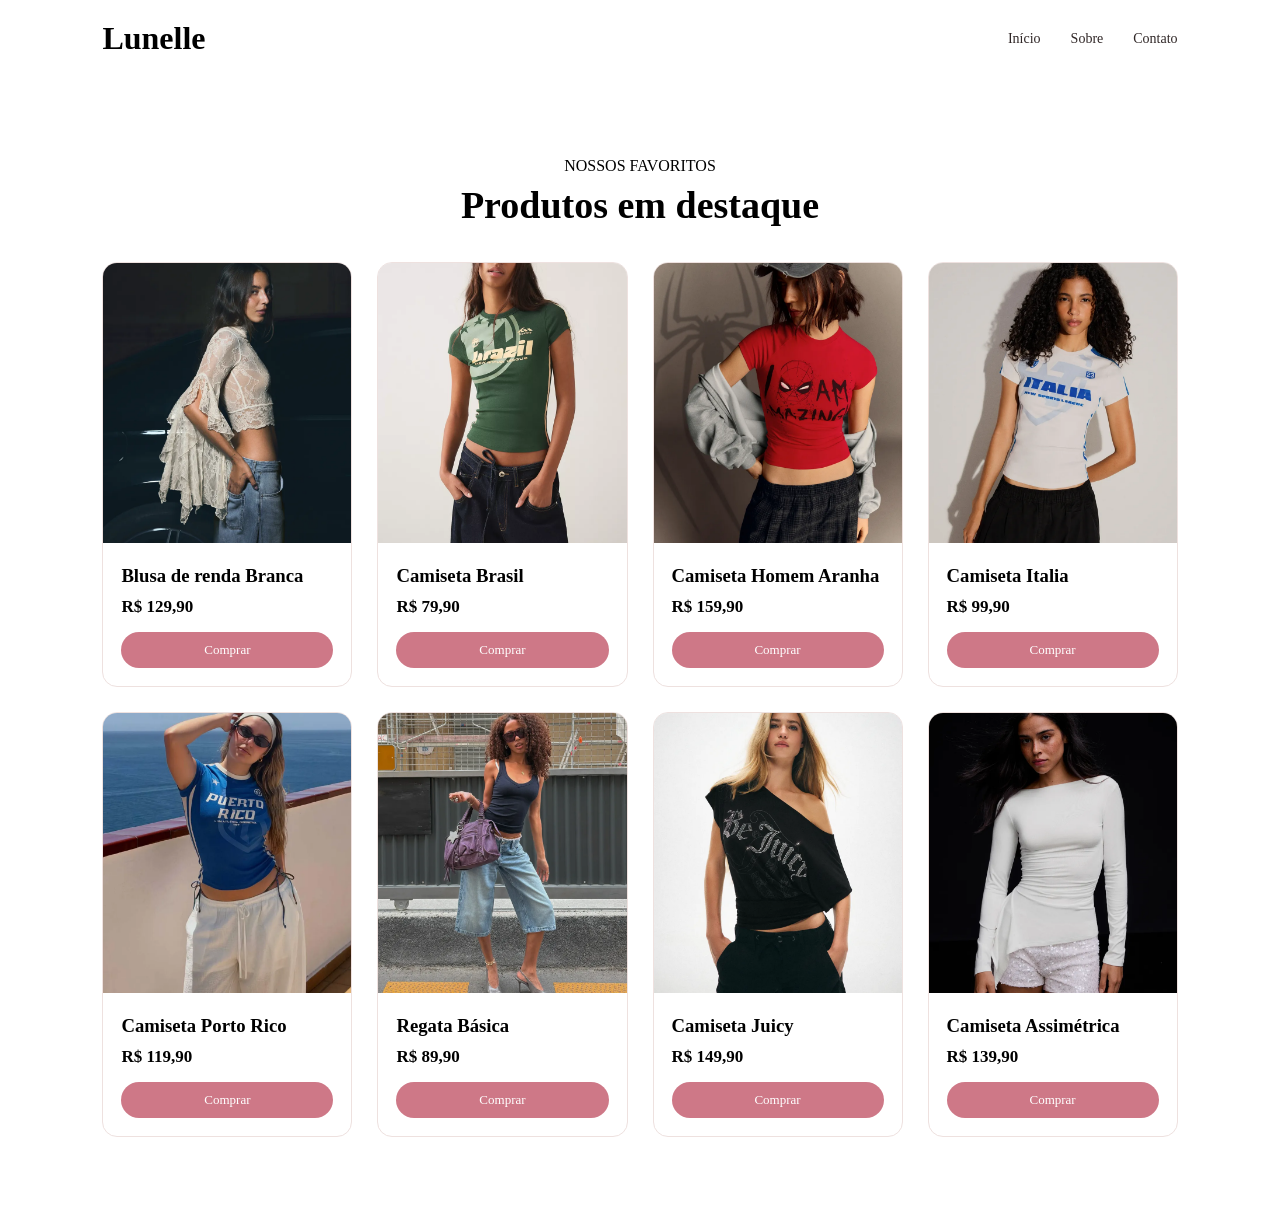
<file: index.html>
<!DOCTYPE html>
<html lang="pt-br">

<head>
    <meta charset="UTF-8">
    <meta name="viewport" content="width=device-width, initial-scale=1.0">

    <title>Lunelle</title>

    <link rel="stylesheet" href="./css/style.css">

</head>

<body>

    <header>

        <div class="logo">
            <h1>Lunelle</h1>
        </div>

        <nav>
            <a href="#inicio">Início</a>
            <a href="sobre.html">Sobre</a>
            <a href="contatos.html">Contato</a>
        </nav>

    </header>

    <section id="produtos" class="produtos">

        <div class="titulo">

            <p>NOSSOS FAVORITOS</p>

            <h2>Produtos em destaque</h2>

        </div>

        <div class="cards">

            <div class="card">

                <img src="blusa-rendabranca.webp">

                <div class="card-text">
                    <h3>Blusa de renda Branca</h3>
                    <strong>R$ 129,90</strong>
                    <a href="#">Comprar</a>
                </div>

            </div>

            <div class="card">

                <img src="camiseta-brasil.webp">

                <div class="card-text">
                    <h3>Camiseta Brasil</h3>
                    <strong>R$ 79,90</strong>
                    <a href="#">Comprar</a>
                </div>

            </div>

            <div class="card">

                <img src="camiseta-homemaranha.webp">

                <div class="card-text">
                    <h3>Camiseta Homem Aranha</h3>
                    <strong>R$ 159,90</strong>
                    <a href="#">Comprar</a>
                </div>

            </div>

            <div class="card">

                <img src="camiseta-italia.webp">

                <div class="card-text">
                    <h3>Camiseta Italia</h3>
                    <strong>R$ 99,90</strong>
                    <a href="#">Comprar</a>
                </div>

            </div>

            <div class="card">

                <img src="camiseta-portorico.webp">

                <div class="card-text">
                    <h3>Camiseta Porto Rico</h3>
                    <strong>R$ 119,90</strong>
                    <a href="">Comprar</a>
                </div>

            </div>

            <div class="card">

                <img src="regata.webp">

                <div class="card-text">
                    <h3>Regata Básica</h3>
                    <strong>R$ 89,90</strong>
                    <a href="#">Comprar</a>
                </div>

            </div>

            <div class="card">

                <img src="juicy.webp">

                <div class="card-text">
                    <h3>Camiseta Juicy</h3>
                    <strong>R$ 149,90</strong>
                    <a href="#">Comprar</a>
                </div>

            </div>

            <div class="card">

                <img src="camiseta assimetrica.webp">

                <div class="card-text">
                    <h3>Camiseta Assimétrica</h3>
                    <strong>R$ 139,90</strong>
                    <a href="#">Comprar</a>
                </div>

            </div>

        </div>
</body>

</html>
</file>
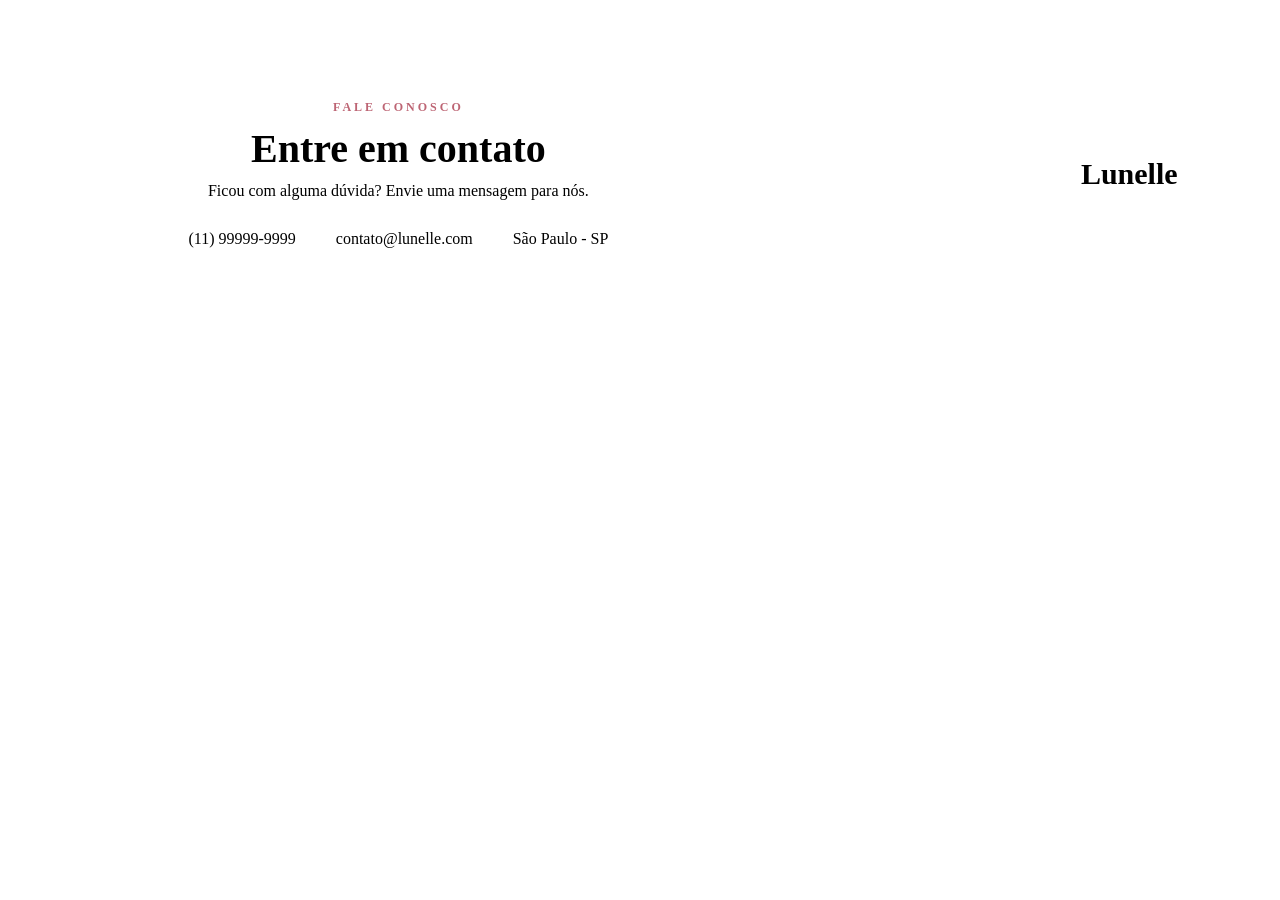
<file: contatos.html>
<!DOCTYPE html>
<html lang="pt-BR">

<head>

    <meta charset="UTF-8">

    <meta name="viewport"
          content="width=device-width, initial-scale=1.0">

    <title>Contatos |Lunelle</title>

    <link rel="stylesheet" href="./css/style.css">

    <style>
        body{
            background-color: white;
    }

    </style>

</head>

<body>

<header>

    <section id="contato" class="contato">

        <p class="pequeno">FALE CONOSCO</p>

        <h2>Entre em contato</h2>

        <p>
            Ficou com alguma dúvida? Envie uma mensagem para nós.
        </p>

        <div class="informacoes">

            <p>(11) 99999-9999</p>

            <p>contato@lunelle.com</p>

            <p>São Paulo - SP</p>

        </div>

    </section>


   
    <footer>
        <h2>Lunelle</h2>
    </footer>


</body>
</html>
</file>
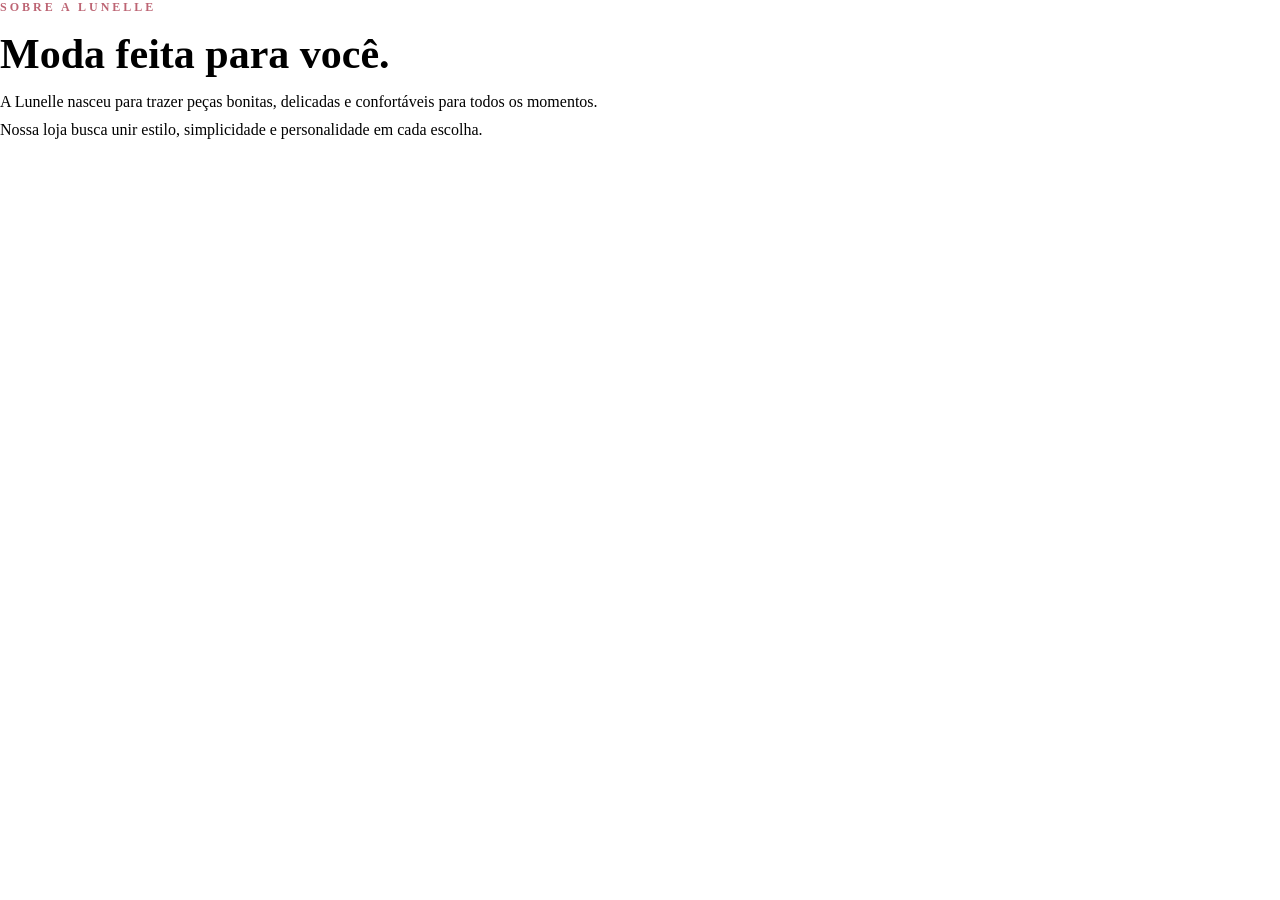
<file: sobre.html>
<!DOCTYPE html>
<html lang="pt-BR">

<head>
    <meta charset="UTF-8">
    <meta name="viewport" content="width=device-width, initial-scale=1.0">
    <link rel="stylesheet" href="./css/style.css">
</head>
<section id="sobre" class="sobre">

        <div class="sobre-imagem">

           
        </div>

        <div class="sobre-texto">

            <p class="pequeno">SOBRE A LUNELLE</p>

            <h2>Moda feita para você.</h2>

            <p>
                A Lunelle nasceu para trazer peças bonitas,
                delicadas e confortáveis para todos os momentos.
            </p>

            <p>
                Nossa loja busca unir estilo, simplicidade
                e personalidade em cada escolha.
            </p>

</body>
</html>
</file>
<file: css/style.css>
* {
    margin: 0;
    padding: 0;
    box-sizing: border-box;
}

header {
    background-color: white;
    display: flex;
    justify-content: space-between;
    align-items: center;
    padding: 20px 8%;
}

.logo h1 {
    font-family: serif;
    font-size: 32px;
}

.logo p {
    font-size: 8px;
    text-align: center;
    margin-top: 5px;
}

nav {
    display: flex;
    gap: 30px;
}

nav a {
    text-decoration: none;
    color: #302727;
    font-size: 14px;
}

nav a:hover {
    color: #c86f7e;
}

.inicio {
    display: flex;
    align-items: center;
    background-color: #f3dedb;
}

.texto-inicio {
    width: 50%;
    padding: 70px 8%;
}

.pequeno {
    color: #bd6574;
    font-size: 12px;
    font-weight: bold;
    letter-spacing: 3px;
}

.texto-inicio h2 {
    font-family: serif;
    font-size: 60px;
    margin: 20px 0;
}

.texto-inicio h2 span {
    color: #bd6574;
}

.texto-inicio p {
    line-height: 1.7;
}

.botao {
    display: inline-block;
    background-color: #ce7887;
    color: white;
    text-decoration: none;
    padding: 13px 25px;
    border-radius: 25px;
    margin-top: 20px;
}

.botao:hover {
    background-color: #ad5968;
}

.imagem-inicio {
    width: 100%;
    height: 550px;
}

.imagem-inicio img {
    object-fit: cover;
    width: 100%;
    height: 100%;
    object-fit: cover;
}

.categorias {
    background-color: white;
    padding: 55px 8%;
    text-align: center;
}

.categorias h2 {
    font-family: serif;
    font-size: 32px;
    margin-bottom: 30px;
}

.categorias-box {
    display: flex;
    justify-content: center;
    gap: 20px;
}

.categorias-box div {
    width: 180px;
    padding: 25px;
    background-color: #fff6f4;
    border-radius: 15px;
}

.categorias-box div:hover {
    background-color: #f5e2df;
}

.categorias-box span {
    font-size: 30px;
}

.categorias-box p {
    margin-top: 10px;
}

.produtos {
    padding: 80px 8%;
}

.titulo {
    text-align: center;
    margin-bottom: 35px;
}

.titulo h2 {
    font-family:serif;
    font-size: 38px;
    margin-top: 8px;
}

.cards {
    display: grid;
    grid-template-columns: repeat(4, 1fr);
    gap: 25px;
}

.card {
    background-color: white;
    border-radius: 15px;
    overflow: hidden;
    border: 1px solid #eee1df;
}

.card img {
    width: 100%;
    height: 280px;
    object-fit: cover;
}

.card-text {
    padding: 18px;
}

.card-text h3 {
    margin-bottom: 5px;
}

.card-text strong {
    display: block;
    margin-top: 10px;
    font-size: 17px;
}

.card-text a {
    display: block;
    text-align: center;
    background-color: #ce7887;
    color: white;
    text-decoration: none;
    padding: 10px;
    border-radius: 20px;
    margin-top: 15px;
    font-size: 13px;
}

.card-text a:hover {
    background-color: #ad5968;
}

.sobre-texto {
    width: 55%;
}

.sobre-texto h2 {
    font-family: 'Playfair Display', serif;
    font-size: 42px;
    margin: 15px 0;
}

.sobre-texto p {
   
    margin-bottom: 10px;
}

.contato {
    padding: 80px 8%;
    text-align: center;
    border: none;
}

.contato h2 {
    font-family:serif;
    font-size: 40px;
    margin: 10px 0;
}

.informacoes {
    display: flex;
    justify-content: center;
    gap: 40px;
    margin-top: 30px;
}

footer h2 {
    font-family: serif;
    font-size: 30px;
}

footer p {
    font-size: 11px;
    margin-top: 8px;
}
</file>
